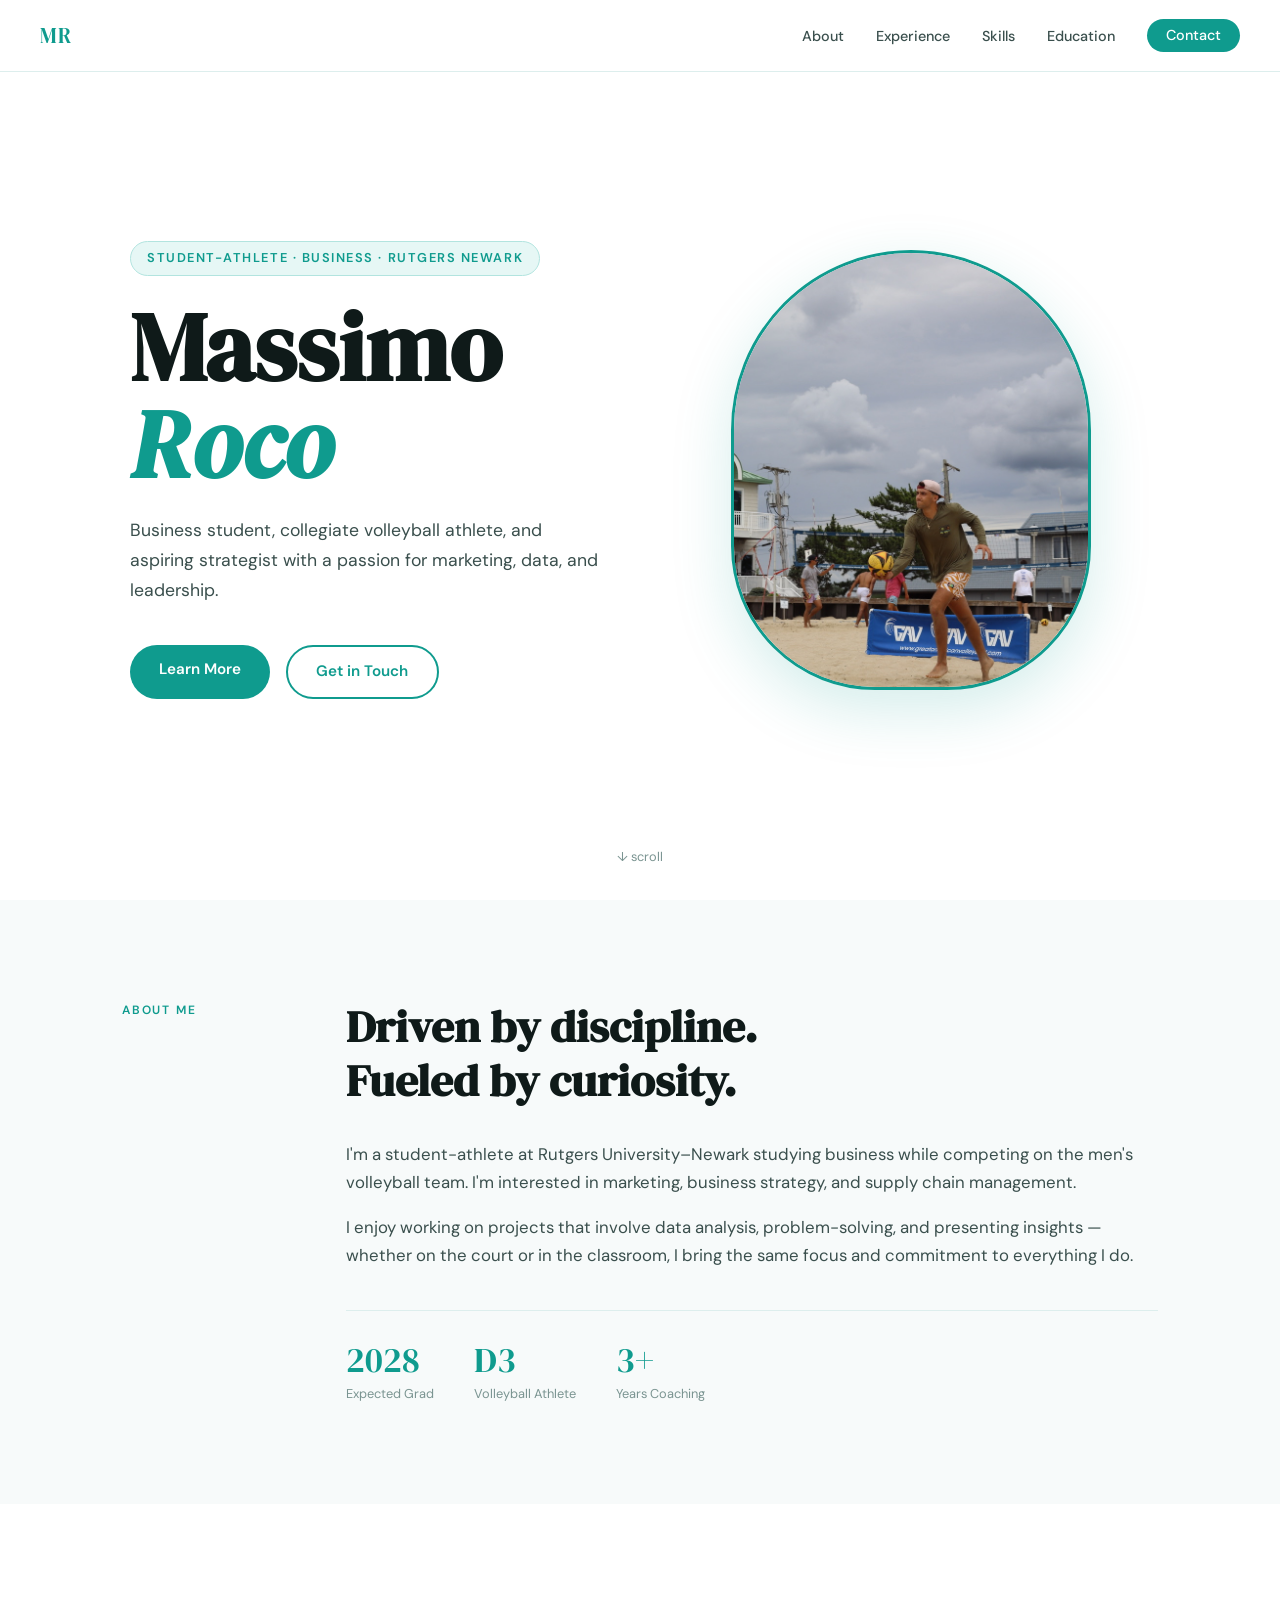
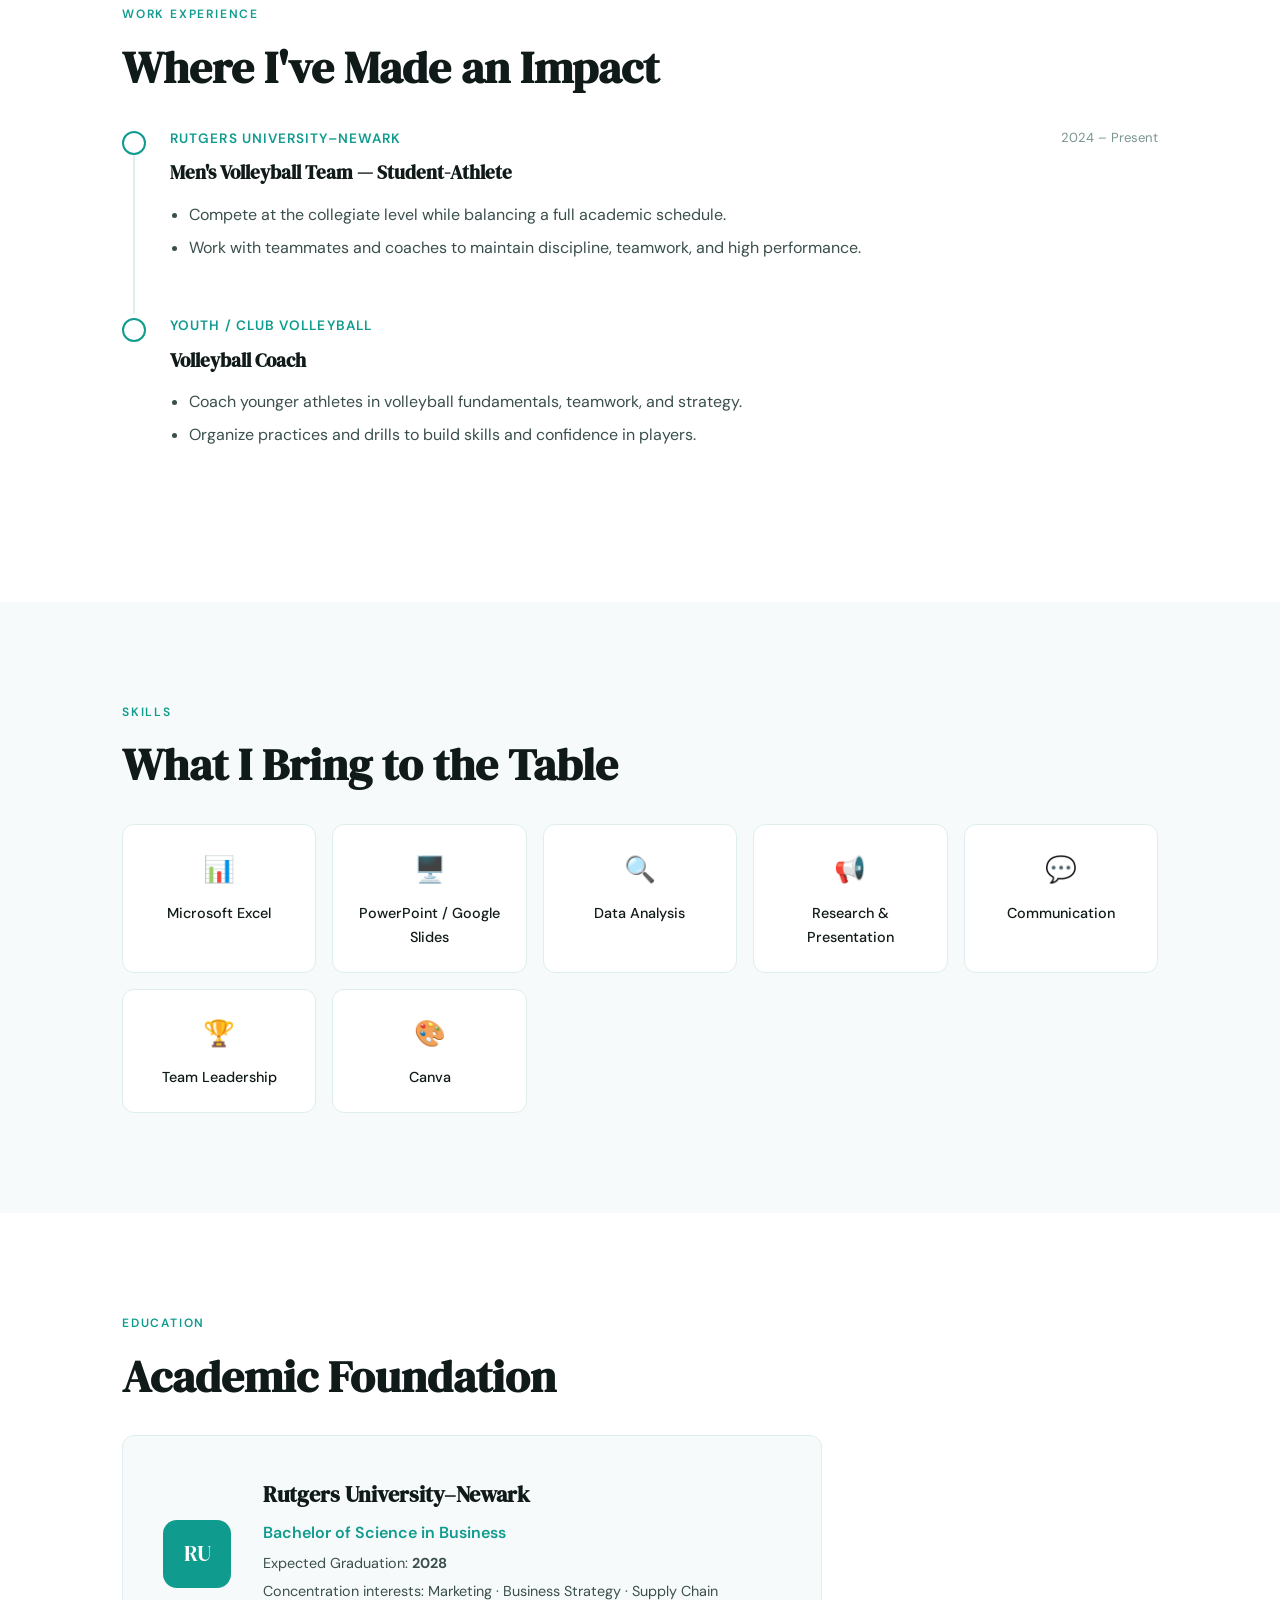
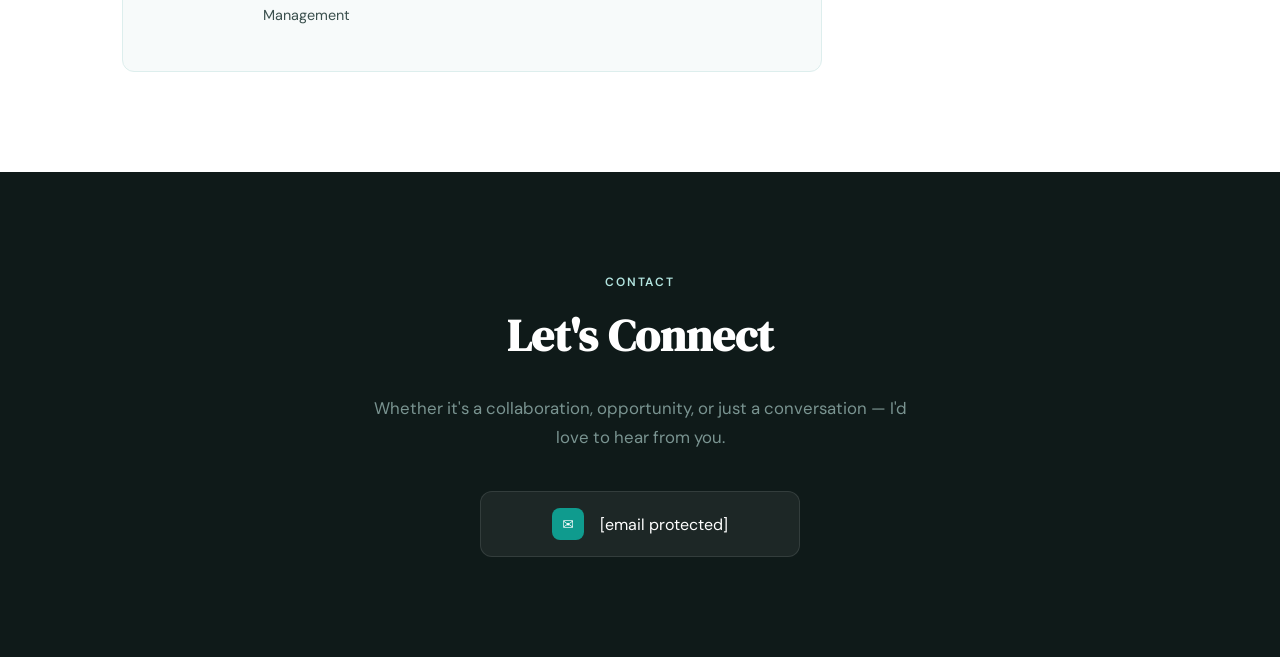
<file: index (7).html>
<!DOCTYPE html>
<html lang="en">
<head>
  <meta charset="UTF-8" />
  <meta name="viewport" content="width=device-width, initial-scale=1.0"/>
  <title>Massimo Roco — Portfolio</title>
  <link rel="preconnect" href="https://fonts.googleapis.com">
  <link rel="preconnect" href="https://fonts.gstatic.com" crossorigin>
  <link href="https://fonts.googleapis.com/css2?family=DM+Serif+Display:ital@0;1&family=DM+Sans:wght@300;400;500;600&display=swap" rel="stylesheet">
  <link rel="stylesheet" href="styles.css" />
</head>
<body>

  <!-- NAV -->
  <nav class="nav">
    <div class="nav-name">MR</div>
    <ul class="nav-links">
      <li><a href="#about">About</a></li>
      <li><a href="#experience">Experience</a></li>
      <li><a href="#skills">Skills</a></li>
      <li><a href="#education">Education</a></li>
      <li><a href="#contact" class="nav-cta">Contact</a></li>
    </ul>
  </nav>

  <!-- HERO -->
  <section class="hero" id="hero">
    <div class="hero-inner">
      <div class="hero-tag">Student-Athlete · Business · Rutgers Newark</div>
      <h1 class="hero-name">Massimo<br><em>Roco</em></h1>
      <p class="hero-sub">Business student, collegiate volleyball athlete, and aspiring strategist with a passion for marketing, data, and leadership.</p>
      <div class="hero-actions">
        <a href="#about" class="btn btn-primary">Learn More</a>
        <a href="#contact" class="btn btn-outline">Get in Touch</a>
      </div>
    </div>
    <div class="hero-photo-wrap">
      <div class="hero-photo-placeholder">
        <img src="photo.jpeg" alt="Massimo Roco" />
      </div>
    </div>
    <div class="hero-scroll-hint">↓ scroll</div>
  </section>

  <!-- ABOUT -->
  <section class="section about" id="about">
    <div class="container two-col">
      <div class="section-label">About Me</div>
      <div class="about-content">
        <h2>Driven by discipline.<br>Fueled by curiosity.</h2>
        <p>I'm a student-athlete at Rutgers University–Newark studying business while competing on the men's volleyball team. I'm interested in marketing, business strategy, and supply chain management.</p>
        <p>I enjoy working on projects that involve data analysis, problem-solving, and presenting insights — whether on the court or in the classroom, I bring the same focus and commitment to everything I do.</p>
        <div class="about-stats">
          <div class="stat">
            <span class="stat-num">2028</span>
            <span class="stat-label">Expected Grad</span>
          </div>
          <div class="stat">
            <span class="stat-num">D3</span>
            <span class="stat-label">Volleyball Athlete</span>
          </div>
          <div class="stat">
            <span class="stat-num">3+</span>
            <span class="stat-label">Years Coaching</span>
          </div>
        </div>
      </div>
    </div>
  </section>

  <!-- EXPERIENCE -->
  <section class="section experience" id="experience">
    <div class="container">
      <div class="section-label">Work Experience</div>
      <h2>Where I've Made an Impact</h2>
      <div class="timeline">

        <div class="timeline-item">
          <div class="timeline-dot"></div>
          <div class="timeline-body">
            <div class="timeline-meta">
              <span class="timeline-org">Rutgers University–Newark</span>
              <span class="timeline-date">2024 – Present</span>
            </div>
            <h3 class="timeline-role">Men's Volleyball Team — Student-Athlete</h3>
            <ul>
              <li>Compete at the collegiate level while balancing a full academic schedule.</li>
              <li>Work with teammates and coaches to maintain discipline, teamwork, and high performance.</li>
            </ul>
          </div>
        </div>

        <div class="timeline-item">
          <div class="timeline-dot"></div>
          <div class="timeline-body">
            <div class="timeline-meta">
              <span class="timeline-org">Youth / Club Volleyball</span>

            </div>
            <h3 class="timeline-role">Volleyball Coach</h3>
            <ul>
              <li>Coach younger athletes in volleyball fundamentals, teamwork, and strategy.</li>
              <li>Organize practices and drills to build skills and confidence in players.</li>
            </ul>
          </div>
        </div>

      </div>
    </div>
  </section>

  <!-- SKILLS -->
  <section class="section skills" id="skills">
    <div class="container">
      <div class="section-label">Skills</div>
      <h2>What I Bring to the Table</h2>
      <div class="skills-grid">
        <div class="skill-card">
          <div class="skill-icon">📊</div>
          <span>Microsoft Excel</span>
        </div>
        <div class="skill-card">
          <div class="skill-icon">🖥️</div>
          <span>PowerPoint / Google Slides</span>
        </div>
        <div class="skill-card">
          <div class="skill-icon">🔍</div>
          <span>Data Analysis</span>
        </div>
        <div class="skill-card">
          <div class="skill-icon">📢</div>
          <span>Research & Presentation</span>
        </div>
        <div class="skill-card">
          <div class="skill-icon">💬</div>
          <span>Communication</span>
        </div>
        <div class="skill-card">
          <div class="skill-icon">🏆</div>
          <span>Team Leadership</span>
        </div>
        <div class="skill-card">
          <div class="skill-icon">🎨</div>
          <span>Canva</span>
        </div>
      </div>
    </div>
  </section>

  <!-- EDUCATION -->
  <section class="section education" id="education">
    <div class="container">
      <div class="section-label">Education</div>
      <h2>Academic Foundation</h2>
      <div class="edu-card">
        <div class="edu-left">
          <div class="edu-logo">RU</div>
        </div>
        <div class="edu-right">
          <h3>Rutgers University–Newark</h3>
          <p class="edu-degree">Bachelor of Science in Business</p>
          <p class="edu-detail">Expected Graduation: <strong>2028</strong></p>
          <p class="edu-detail">Concentration interests: Marketing · Business Strategy · Supply Chain Management</p>
        </div>
      </div>
    </div>
  </section>

  <!-- CONTACT -->
  <section class="section contact" id="contact">
    <div class="container contact-inner">
      <div class="section-label">Contact</div>
      <h2>Let's Connect</h2>
      <p class="contact-sub">Whether it's a collaboration, opportunity, or just a conversation — I'd love to hear from you.</p>
      <div class="contact-links">
        <a href="/cdn-cgi/l/email-protection#9cf1eeaeacaeacdceffffdeef0f9e8f1fdf5f0b2eee9e8fbf9eeefb2f9f8e9" class="contact-link">
          <span class="contact-icon">✉</span>
          <span class="__cf_email__" data-cfemail="d9b4abebe9ebe999aabab8abb5bcadb4b8b0b5f7abacadbebcabaaf7bcbdac">[email&#160;protected]</span>
        </a>

      </div>
    </div>
  </section>

  <!--
</file>
<file: styles.css>
/* =========================================
   MASSIMO ROCO — PORTFOLIO STYLES
   Clean · Minimal · White + Teal
   ========================================= */

*, *::before, *::after { box-sizing: border-box; margin: 0; padding: 0; }

:root {
  --teal:       #0f9b8e;
  --teal-light: #e6f7f5;
  --teal-mid:   #b2e4df;
  --dark:       #0f1a19;
  --mid:        #3a4f4d;
  --muted:      #7a9491;
  --white:      #ffffff;
  --off-white:  #f7fafa;
  --border:     #ddeeed;

  --font-display: 'DM Serif Display', Georgia, serif;
  --font-body:    'DM Sans', system-ui, sans-serif;

  --radius: 12px;
  --transition: 0.25s ease;
  --max-w: 1100px;
}

html { scroll-behavior: smooth; }

body {
  font-family: var(--font-body);
  background: var(--white);
  color: var(--dark);
  line-height: 1.7;
  font-size: 16px;
}

/* ── UTILITIES ── */
.container { max-width: var(--max-w); margin: 0 auto; padding: 0 2rem; }
.section { padding: 100px 0; }
.section-label {
  font-size: 0.75rem;
  font-weight: 600;
  letter-spacing: 0.15em;
  text-transform: uppercase;
  color: var(--teal);
  margin-bottom: 1rem;
}
h2 {
  font-family: var(--font-display);
  font-size: clamp(2rem, 4vw, 2.8rem);
  color: var(--dark);
  line-height: 1.2;
  margin-bottom: 2rem;
}
p { color: var(--mid); margin-bottom: 1rem; }

/* ── NAV ── */
.nav {
  position: fixed; top: 0; left: 0; right: 0; z-index: 100;
  display: flex; align-items: center; justify-content: space-between;
  padding: 1.1rem 2.5rem;
  background: rgba(255,255,255,0.92);
  backdrop-filter: blur(12px);
  border-bottom: 1px solid var(--border);
}
.nav-name {
  font-family: var(--font-display);
  font-size: 1.3rem;
  color: var(--teal);
  letter-spacing: 0.05em;
}
.nav-links {
  display: flex; gap: 2rem; list-style: none; align-items: center;
}
.nav-links a {
  text-decoration: none;
  font-size: 0.9rem;
  font-weight: 500;
  color: var(--mid);
  transition: color var(--transition);
}
.nav-links a:hover { color: var(--teal); }
.nav-cta {
  background: var(--teal) !important;
  color: var(--white) !important;
  padding: 0.45rem 1.2rem;
  border-radius: 100px;
}
.nav-cta:hover { background: #0d8578 !important; }

/* ── HERO ── */
.hero {
  min-height: 100vh;
  display: grid;
  grid-template-columns: 1fr 1fr;
  align-items: center;
  gap: 4rem;
  padding: 120px 2.5rem 80px;
  max-width: var(--max-w);
  margin: 0 auto;
  position: relative;
}
.hero-tag {
  display: inline-block;
  font-size: 0.8rem;
  font-weight: 600;
  letter-spacing: 0.12em;
  text-transform: uppercase;
  color: var(--teal);
  background: var(--teal-light);
  border: 1px solid var(--teal-mid);
  padding: 0.35rem 1rem;
  border-radius: 100px;
  margin-bottom: 1.5rem;
  opacity: 0;
  animation: fadeUp 0.6s ease 0.1s forwards;
}
.hero-name {
  font-family: var(--font-display);
  font-size: clamp(3.5rem, 8vw, 6rem);
  line-height: 1.0;
  color: var(--dark);
  margin-bottom: 1.5rem;
  opacity: 0;
  animation: fadeUp 0.6s ease 0.25s forwards;
}
.hero-name em {
  font-style: italic;
  color: var(--teal);
}
.hero-sub {
  font-size: 1.1rem;
  color: var(--mid);
  max-width: 480px;
  margin-bottom: 2.5rem;
  opacity: 0;
  animation: fadeUp 0.6s ease 0.4s forwards;
}
.hero-actions {
  display: flex; gap: 1rem; flex-wrap: wrap;
  opacity: 0;
  animation: fadeUp 0.6s ease 0.55s forwards;
}
.btn {
  display: inline-block;
  padding: 0.75rem 1.8rem;
  border-radius: 100px;
  font-size: 0.95rem;
  font-weight: 600;
  text-decoration: none;
  transition: all var(--transition);
  cursor: pointer;
}
.btn-primary { background: var(--teal); color: var(--white); }
.btn-primary:hover { background: #0d8578; transform: translateY(-2px); }
.btn-outline { border: 2px solid var(--teal); color: var(--teal); }
.btn-outline:hover { background: var(--teal-light); transform: translateY(-2px); }

.hero-photo-wrap {
  display: flex; justify-content: center; align-items: center;
  opacity: 0;
  animation: fadeIn 0.8s ease 0.5s forwards;
}
.hero-photo-placeholder {
  width: 360px; height: 440px;
  border-radius: 200px 200px 160px 160px;
  overflow: hidden;
  border: 3px solid var(--teal);
  box-shadow: 0 20px 60px rgba(15,155,142,0.18);
}
.hero-photo-placeholder img {
  width: 100%; height: 100%;
  object-fit: cover;
  object-position: center center;
}
.hero-scroll-hint {
  position: absolute; bottom: 2rem; left: 50%; transform: translateX(-50%);
  font-size: 0.8rem; color: var(--muted);
  animation: bounce 2s infinite;
}

/* ── ABOUT ── */
.about { background: var(--off-white); }
.two-col { display: grid; grid-template-columns: 160px 1fr; gap: 4rem; align-items: start; }
.about-content p { font-size: 1.05rem; }
.about-stats {
  display: flex; gap: 2.5rem; margin-top: 2.5rem;
  padding-top: 2rem; border-top: 1px solid var(--border);
}
.stat { display: flex; flex-direction: column; }
.stat-num {
  font-family: var(--font-display);
  font-size: 2.2rem;
  color: var(--teal);
  line-height: 1;
}
.stat-label { font-size: 0.8rem; color: var(--muted); margin-top: 0.3rem; }

/* ── EXPERIENCE ── */
.experience { background: var(--white); }
.timeline { margin-top: 1rem; }
.timeline-item {
  display: grid;
  grid-template-columns: 24px 1fr;
  gap: 1.5rem;
  padding-bottom: 3rem;
  position: relative;
}
.timeline-item:not(:last-child)::after {
  content: '';
  position: absolute;
  top: 28px; left: 11px;
  width: 2px;
  bottom: 0;
  background: var(--border);
}
.timeline-dot {
  width: 24px; height: 24px;
  border-radius: 50%;
  background: var(--white);
  border: 2.5px solid var(--teal);
  margin-top: 4px;
  flex-shrink: 0;
  position: relative; z-index: 1;
}
.timeline-meta {
  display: flex; justify-content: space-between; align-items: center;
  margin-bottom: 0.4rem; flex-wrap: wrap; gap: 0.5rem;
}
.timeline-org { font-size: 0.85rem; font-weight: 600; color: var(--teal); text-transform: uppercase; letter-spacing: 0.08em; }
.timeline-date { font-size: 0.82rem; color: var(--muted); }
.timeline-role { font-size: 1.2rem; font-family: var(--font-display); color: var(--dark); margin-bottom: 0.75rem; }
.timeline-body ul { padding-left: 1.2rem; color: var(--mid); }
.timeline-body ul li { margin-bottom: 0.35rem; }

/* ── SKILLS ── */
.skills { background: var(--off-white); }
.skills-grid {
  display: grid;
  grid-template-columns: repeat(auto-fill, minmax(170px, 1fr));
  gap: 1rem;
  margin-top: 0.5rem;
}
.skill-card {
  background: var(--white);
  border: 1px solid var(--border);
  border-radius: var(--radius);
  padding: 1.4rem 1.2rem;
  display: flex; flex-direction: column; align-items: center; gap: 0.6rem;
  text-align: center;
  font-weight: 500;
  font-size: 0.9rem;
  color: var(--dark);
  transition: all var(--transition);
  cursor: default;
}
.skill-card:hover {
  border-color: var(--teal);
  background: var(--teal-light);
  transform: translateY(-4px);
  box-shadow: 0 8px 24px rgba(15,155,142,0.12);
}
.skill-icon { font-size: 1.6rem; }

/* ── EDUCATION ── */
.education { background: var(--white); }
.edu-card {
  display: flex; align-items: center; gap: 2rem;
  background: var(--off-white);
  border: 1px solid var(--border);
  border-radius: var(--radius);
  padding: 2.5rem;
  max-width: 700px;
}
.edu-logo {
  width: 68px; height: 68px; border-radius: 14px;
  background: var(--teal); color: var(--white);
  font-family: var(--font-display); font-size: 1.4rem;
  display: flex; align-items: center; justify-content: center;
  flex-shrink: 0;
}
.edu-right h3 { font-family: var(--font-display); font-size: 1.4rem; color: var(--dark); margin-bottom: 0.3rem; }
.edu-degree { font-weight: 600; color: var(--teal); margin-bottom: 0.3rem; }
.edu-detail { font-size: 0.9rem; color: var(--mid); margin-bottom: 0.2rem; }

/* ── CONTACT ── */
.contact { background: var(--dark); }
.contact .section-label { color: var(--teal-mid); }
.contact h2 { color: var(--white); }
.contact-inner { text-align: center; max-width: 600px; margin: 0 auto; }
.contact-sub { color: var(--muted); font-size: 1.05rem; margin-bottom: 2.5rem; }
.contact-links { display: flex; flex-direction: column; gap: 1rem; align-items: center; }
.contact-link {
  display: flex; align-items: center; gap: 1rem;
  background: rgba(255,255,255,0.06);
  border: 1px solid rgba(255,255,255,0.1);
  border-radius: var(--radius);
  padding: 1rem 2rem;
  color: var(--white);
  text-decoration: none;
  font-size: 1rem;
  min-width: 320px; justify-content: center;
  transition: all var(--transition);
}
.contact-link:hover {
  background: rgba(15,155,142,0.2);
  border-color: var(--teal);
}
.contact-icon {
  width: 32px; height: 32px; border-radius: 8px;
  background: var(--teal);
  display: flex; align-items: center; justify-content: center;
  font-size: 0.85rem; font-weight: 700;
}

/* ── FOOTER ── */
.footer {
  background: var(--dark);
  border-top: 1px solid rgba(255,255,255,0.06);
  text-align: center;
  padding: 1.5rem;
  color: var(--muted);
  font-size: 0.82rem;
}

/* ── ANIMATIONS ── */
@keyframes fadeUp {
  from { opacity: 0; transform: translateY(24px); }
  to   { opacity: 1; transform: translateY(0); }
}
@keyframes fadeIn {
  from { opacity: 0; }
  to   { opacity: 1; }
}
@keyframes bounce {
  0%, 100% { transform: translateX(-50%) translateY(0); }
  50%       { transform: translateX(-50%) translateY(-8px); }
}

/* ── RESPONSIVE ── */
@media (max-width: 768px) {
  .hero { grid-template-columns: 1fr; text-align: center; padding-top: 100px; }
  .hero-photo-wrap { display: none; }
  .hero-actions { justify-content: center; }
  .hero-sub { margin: 0 auto 2rem; }
  .two-col { grid-template-columns: 1fr; gap: 1rem; }
  .about-stats { flex-wrap: wrap; gap: 1.5rem; }
  .nav-links { gap: 1rem; }
  .nav-links li:not(:last-child) { display: none; }
  .edu-card { flex-direction: column; text-align: center; }
  .contact-link { min-width: unset; width: 100%; }
}
</file>
